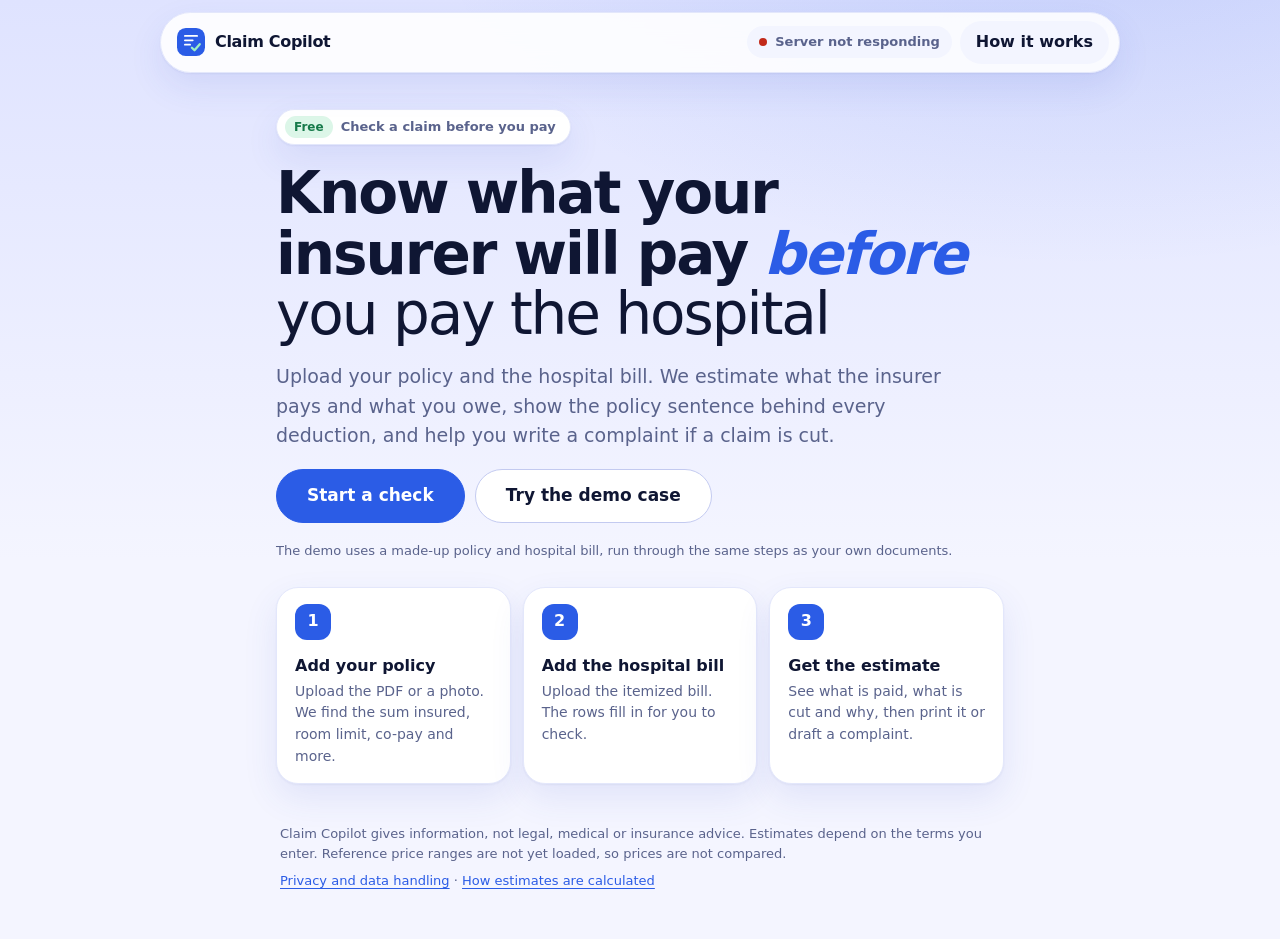
<file: frontend/index.html>
<!doctype html>
<html lang="en">
<head>
<meta charset="utf-8">
<meta name="viewport" content="width=device-width, initial-scale=1">
<title>Claim Copilot: check a health insurance claim before you pay</title>
<meta name="description" content="Estimate what your health insurer will pay, see exactly why, and draft a complaint if a claim is cut.">
<meta name="referrer" content="no-referrer">
<link rel="icon" href="icon.svg" type="image/svg+xml">
<link rel="stylesheet" href="styles.css">
</head>
<body>
<a class="skip" href="#main">Skip to the content</a>

<header class="appbar">
  <div class="appbar-in">
    <a class="brand" href="#start" aria-label="Claim Copilot home">
      <svg class="mark" viewBox="0 0 32 32" aria-hidden="true"><rect width="32" height="32" rx="10" fill="currentColor"/><path d="M9 9h14M9 14h9M9 19h6" stroke="#fff" stroke-width="2" stroke-linecap="round" fill="none"/><path d="M17 22.5l3 3 6-7" stroke="#9ef0c4" stroke-width="2.6" stroke-linecap="round" stroke-linejoin="round" fill="none"/></svg>
      <span>Claim Copilot</span>
    </a>
    <div class="appbar-r">
      <p id="api-status" class="pill" data-state="checking" role="status"><span class="dot" aria-hidden="true"></span><span id="api-status-text">Connecting to the server</span></p>
      <button class="link" id="open-method" type="button">How it works</button>
    </div>
  </div>
</header>

<nav class="stepper" id="stepper" aria-label="Progress" hidden>
  <ol>
    <li><button type="button" data-go="policy"><span class="n">1</span><span class="t">Policy</span></button></li>
    <li><button type="button" data-go="bill"><span class="n">2</span><span class="t">Bill</span></button></li>
    <li><button type="button" data-go="details"><span class="n">3</span><span class="t">Details</span></button></li>
    <li><button type="button" data-go="result"><span class="n">4</span><span class="t">Estimate</span></button></li>
  </ol>
</nav>

<main id="main" class="main" tabindex="-1">

  <!-- START -->
  <section class="screen" id="s-start" data-screen="start" aria-labelledby="h-start">
    <span class="eyebrow"><i>Free</i> Check a claim before you pay</span>
    <h1 id="h-start"><b>Know what your insurer will pay</b> <em>before</em> you pay the hospital</h1>
    <p class="lead">Upload your policy and the hospital bill. We estimate what the insurer pays and what you owe, show the policy sentence behind every deduction, and help you write a complaint if a claim is cut.</p>
    <div class="cta-row">
      <button class="btn accent big" type="button" data-go="policy">Start a check</button>
      <button class="btn quiet big" type="button" id="demo">Try the demo case</button>
    </div>
    <p class="note" id="demo-hint">The demo uses a made-up policy and hospital bill, run through the same steps as your own documents.</p>
    <ol class="how">
      <li><span class="n">1</span><div><strong>Add your policy</strong><span>Upload the PDF or a photo. We find the sum insured, room limit, co-pay and more.</span></div></li>
      <li><span class="n">2</span><div><strong>Add the hospital bill</strong><span>Upload the itemized bill. The rows fill in for you to check.</span></div></li>
      <li><span class="n">3</span><div><strong>Get the estimate</strong><span>See what is paid, what is cut and why, then print it or draft a complaint.</span></div></li>
    </ol>
  </section>

  <!-- POLICY -->
  <section class="screen" id="s-policy" data-screen="policy" hidden aria-labelledby="h-policy">
    <header class="screen-h"><p class="step-l">Step 1 of 4</p><h2 id="h-policy">Your policy</h2><p class="sub">Upload the policy wording. We read the terms and show where each one came from.</p></header>

    <div class="drop" id="drop-policy">
      <svg viewBox="0 0 24 24" aria-hidden="true"><path d="M12 16V5m0 0l-4 4m4-4l4 4M5 19h14" fill="none" stroke="currentColor" stroke-width="2" stroke-linecap="round" stroke-linejoin="round"/></svg>
      <div><strong>Drop the policy document here</strong><span>PDF, photo, screenshot or .txt. Scanned pages are read automatically.</span></div>
      <button class="btn accent" id="pick-policy" type="button">Choose files</button>
      <input type="file" id="policy-file" accept=".pdf,application/pdf,image/*,.txt,text/plain" multiple hidden>
    </div>
    <p class="note" id="policy-up-status" role="status"></p>

    <details class="reader" id="reader">
      <summary>Paste the policy text instead</summary>
      <div class="reader-body">
        <label for="policy-text">Policy text</label>
        <textarea id="policy-text" rows="6" maxlength="60000" placeholder="Paste text copied from your policy document"></textarea>
        <div class="row"><button id="read-policy" class="btn" type="button">Read terms</button><span id="read-status" class="status" role="status"></span></div>
      </div>
    </details>

    <section class="panel" aria-labelledby="h-terms">
      <h3 id="h-terms">Terms we will use <span class="opt">check them against your policy</span></h3>
      <div class="grid">
        <div class="field"><label for="f-si">Sum insured <span class="req">required</span></label>
          <div class="affix"><span>Rs</span><input id="f-si" inputmode="decimal" autocomplete="off" aria-describedby="e-si"></div>
          <p class="err" id="e-si" hidden></p></div>
        <div class="field"><label for="f-cap">Room rent cap per day</label>
          <div class="affix"><span>Rs</span><input id="f-cap" inputmode="decimal" autocomplete="off" placeholder="No cap" aria-describedby="e-cap"></div>
          <p class="err" id="e-cap" hidden></p></div>
        <div class="field"><label for="f-pct">Room rent cap, % of sum insured</label>
          <div class="affix"><input id="f-pct" inputmode="decimal" autocomplete="off" placeholder="No cap" aria-describedby="e-pct"><span class="after">%</span></div>
          <p class="err" id="e-pct" hidden></p></div>
        <div class="field"><label for="f-copay">Co-pay</label>
          <div class="affix"><input id="f-copay" inputmode="decimal" autocomplete="off" placeholder="0" aria-describedby="e-copay"><span class="after">%</span></div>
          <p class="err" id="e-copay" hidden></p></div>
        <div class="field"><label for="f-ded">Deductible</label>
          <div class="affix"><span>Rs</span><input id="f-ded" inputmode="decimal" autocomplete="off" placeholder="0" aria-describedby="e-ded"></div>
          <p class="err" id="e-ded" hidden></p></div>
      </div>
      <div id="terms" class="terms" hidden>
        <h4>Other terms found</h4>
        <ul id="terms-list" class="chips"></ul>
      </div>
      <div id="citations" class="citations" hidden>
        <h4>Where each value came from</h4>
        <ul id="citations-list"></ul>
      </div>
    </section>
  </section>

  <!-- BILL -->
  <section class="screen" id="s-bill" data-screen="bill" hidden aria-labelledby="h-bill">
    <header class="screen-h"><p class="step-l">Step 2 of 4</p><h2 id="h-bill">Hospital bill</h2><p class="sub">Upload the itemized bill. Check each row, and add the number of days for room charges.</p></header>

    <div class="drop" id="drop-bill">
      <svg viewBox="0 0 24 24" aria-hidden="true"><path d="M12 16V5m0 0l-4 4m4-4l4 4M5 19h14" fill="none" stroke="currentColor" stroke-width="2" stroke-linecap="round" stroke-linejoin="round"/></svg>
      <div><strong>Drop the hospital bill here</strong><span>PDF, photo or screenshot of the itemized bill.</span></div>
      <button class="btn accent" id="pick-bill" type="button">Choose files</button>
      <input type="file" id="bill-file" accept=".pdf,application/pdf,image/*,.txt,text/plain" multiple hidden>
    </div>
    <p class="note" id="bill-up-status" role="status"></p>

    <section class="panel">
      <div class="table-wrap">
        <table class="bill" id="bill">
          <thead><tr><th scope="col">Item</th><th scope="col">Type</th><th scope="col" class="r">Days</th><th scope="col" class="r">Amount (Rs)</th><th scope="col"><span class="sr">Remove</span></th></tr></thead>
          <tbody id="lines"></tbody>
          <tfoot><tr><th scope="row" colspan="3">Bill total</th><td class="r total" id="bill-total">Rs 0</td><td></td></tr></tfoot>
        </table>
      </div>
      <p class="err" id="e-bill" hidden></p>
      <div class="row"><button id="add-line" class="btn quiet" type="button">Add a row</button><span class="note">Press Enter in an amount to add the next row.</span></div>
    </section>
  </section>

  <!-- DETAILS -->
  <section class="screen" id="s-details" data-screen="details" hidden aria-labelledby="h-claim">
    <header class="screen-h"><p class="step-l">Step 3 of 4</p><h2 id="h-claim">About this claim</h2><p class="sub">Optional. These help check waiting periods and exclusions.</p></header>
    <section class="panel">
      <div class="grid one">
        <div class="field"><label for="f-cond">Condition treated</label><input id="f-cond" autocomplete="off" placeholder="For example, hernia"></div>
        <div class="field"><label for="f-age">Days since your policy started</label><input id="f-age" inputmode="numeric" autocomplete="off" placeholder="For waiting periods" aria-describedby="e-age"><p class="err" id="e-age" hidden></p></div>
        <div class="field"><label for="f-proc">Procedure name</label><input id="f-proc" autocomplete="off" placeholder="For price comparison"></div>
      </div>
    </section>
  </section>

  <!-- RESULT -->
  <section class="screen wide" id="s-result" data-screen="result" hidden aria-labelledby="h-est">
    <header class="screen-h"><p class="step-l">Step 4 of 4</p><h2 id="h-est">Your estimate</h2><p class="sub"><span id="demo-note" hidden>Demo case: the documents are made up. </span><span id="est-state" class="est-state" role="status"></span></p></header>

    <div id="est-empty" class="empty">
      <p class="empty-t">We need a little more first</p>
      <p id="empty-why">Add the sum insured and at least one bill row to see the estimate.</p>
      <div class="row"><button class="btn accent" type="button" data-go="policy">Go to the policy</button><button class="btn quiet" type="button" data-go="bill">Go to the bill</button></div>
    </div>
    <div id="est-error" class="est-error" hidden role="alert"><p id="est-error-text"></p><button id="est-retry" class="btn quiet" type="button">Try again</button></div>

    <div id="est-body" hidden>
      <div class="print-only print-head"><strong>Claim Copilot estimate</strong><span id="print-date"></span></div>
      <section class="kpis" aria-label="Summary" id="kpis">
        <div class="kpi is-bill"><div class="kpi-top"><span class="kpi-l">Hospital bill</span></div><div class="kpi-v" id="k-bill">Rs 0</div></div>
        <div class="kpi is-pay"><div class="kpi-top"><span class="kpi-l">Insurer pays about</span><span class="chipx" id="k-pay-pct"></span></div><div class="kpi-v" id="k-pay">Not yet</div></div>
        <div class="kpi is-you"><div class="kpi-top"><span class="kpi-l">You pay about</span><span class="chipx" id="k-you-pct"></span></div><div class="kpi-v" id="k-you">Not yet</div></div>
      </section>
      <div class="split" aria-hidden="true"><span id="bar-pay"></span><span id="bar-you"></span></div>
      <p class="legend"><span class="a"><i></i>Insurer</span><span class="b"><i></i>You</span></p>

      <div class="result-grid">
        <section class="panel">
          <h3>How we got there</h3>
          <div class="receipt" id="receipt"></div>
          <details class="used" id="used"><summary>Terms used for this estimate</summary><dl id="used-list"></dl></details>
        </section>
        <div class="side">
          <section class="panel" id="findings" hidden>
            <h3>Worth asking the hospital</h3>
            <ul id="findings-list"></ul>
          </section>
          <section class="panel">
            <h3>Next steps</h3>
            <p class="fine">An estimate from the terms you entered, not a decision by your insurer. The insurer's own assessment is final.</p>
            <div class="est-actions">
              <button class="btn accent" id="open-letter" type="button">Draft a complaint</button>
              <button class="btn quiet" id="print" type="button">Print or save as PDF</button>
              <button class="btn quiet" type="button" data-go="bill">Edit the bill</button>
              <button class="btn text" id="reset" type="button">Start a new check</button>
            </div>
          </section>
        </div>
      </div>
    </div>
  </section>
</main>

<div class="stepnav" id="stepnav" hidden>
  <div class="stepnav-in">
    <button class="btn quiet" id="nav-back" type="button">Back</button>
    <span class="hint" id="nav-hint" role="status"></span>
    <button class="btn accent" id="nav-next" type="button">Continue</button>
  </div>
</div>

<footer class="foot">
  <p>Claim Copilot gives information, not legal, medical or insurance advice. Estimates depend on the terms you enter. Reference price ranges are not yet loaded, so prices are not compared.</p>
  <p><button class="link plain" type="button" data-open="privacy">Privacy and data handling</button> · <button class="link plain" type="button" data-open="method">How estimates are calculated</button></p>
</footer>

<dialog id="dlg-letter" aria-labelledby="h-letter">
  <form method="dialog" class="dlg-h"><h2 id="h-letter">Complaint letter</h2><button class="x" aria-label="Close">×</button></form>
  <div class="dlg-b letter-grid">
    <div>
      <p class="sub">Start with the insurer. If they do not resolve it, the next steps are IRDAI's grievance system, then the Insurance Ombudsman. Confirm current time limits before you send.</p>
      <div class="field"><label for="g-level">Send to</label>
        <select id="g-level">
          <option value="insurer_grievance_officer">Insurer's grievance officer</option>
          <option value="irdai">IRDAI grievance system</option>
          <option value="ombudsman">Insurance Ombudsman</option>
        </select></div>
      <div class="field"><label for="g-name">Your name</label><input id="g-name" autocomplete="name"></div>
      <div class="field"><label for="g-insurer">Insurer</label><input id="g-insurer" autocomplete="off"></div>
      <div class="field"><label for="g-policy">Policy number</label><input id="g-policy" autocomplete="off"></div>
      <div class="field"><label for="g-claim">Claim number</label><input id="g-claim" autocomplete="off"></div>
      <div class="field"><label for="g-amt">Amount in dispute (Rs)</label><input id="g-amt" inputmode="decimal" autocomplete="off"></div>
      <div class="field"><label for="g-reason">Reason the insurer gave</label><textarea id="g-reason" rows="3" placeholder="Copy it from the insurer's rejection or deduction letter"></textarea></div>
      <p class="note">These details stay in your browser and are sent only to build the letter text.</p>
    </div>
    <div>
      <label for="letter-out">Letter (you can edit it)</label>
      <textarea id="letter-out" class="letter" rows="22"></textarea>
      <div class="row">
        <button class="btn" id="g-copy" type="button">Copy</button>
        <button class="btn quiet" id="g-download" type="button">Download .txt</button>
        <button class="btn quiet" id="g-regen" type="button">Rebuild from the form</button>
        <span id="g-status" class="status" role="status"></span>
      </div>
    </div>
  </div>
</dialog>

<dialog id="dlg-method" aria-labelledby="h-method">
  <form method="dialog" class="dlg-h"><h2 id="h-method">How estimates are calculated</h2><button class="x" aria-label="Close">×</button></form>
  <div class="dlg-b prose">
    <p>The estimate comes from fixed rules, not from an AI model. An AI model is used only to read policy text you paste in, and only values it can back with your own words are kept.</p>
    <ol>
      <li><strong>Exclusions and waiting periods.</strong> If the condition is excluded, or the waiting period has not passed, nothing is payable.</li>
      <li><strong>Non-payable items</strong> you marked are removed.</li>
      <li><strong>Room rent cap.</strong> If the daily room rent is above the cap, the room is limited to the cap and related charges (doctor fees, surgery, OT, nursing, tests, procedures) are reduced in the same proportion.</li>
      <li><strong>Sub-limits</strong> cap individual categories.</li>
      <li><strong>Co-pay</strong> is taken off what remains.</li>
      <li><strong>Deductible</strong> is taken off next.</li>
      <li><strong>Sum insured</strong> is the final ceiling.</li>
    </ol>
    <p>Policies differ. Some apply co-pay before sub-limits, or scale different charges under a room rent cap. If your policy says otherwise, the estimate can be off, which is why every deduction shows the clause it relied on.</p>
  </div>
</dialog>

<dialog id="dlg-privacy" aria-labelledby="h-privacy">
  <form method="dialog" class="dlg-h"><h2 id="h-privacy">Privacy and data handling</h2><button class="x" aria-label="Close">×</button></form>
  <div class="dlg-b prose">
    <ul>
      <li><strong>Estimates and bills.</strong> The numbers you enter are sent to our server to run the calculation. The server does not save them or write them to logs.</li>
      <li><strong>Policy text.</strong> If you use "Read terms", the text is sent to our server and on to an AI provider (Groq) to find the terms. Groq's own terms govern what it does with the text. Leave names, policy numbers and ID numbers out of what you paste.</li>
      <li><strong>Uploaded documents.</strong> The text inside a PDF is read in your browser. For photos and scanned pages, the page image is sent to our server and on to Groq to read the words. For a bill, the text is then sent the same way to find the line items. Nothing is saved on our side. Do not upload documents that belong to someone who has not agreed.</li>
      <li><strong>Your browser.</strong> Nothing is kept after you close or reload the page.</li>
      <li><strong>Other people.</strong> Only enter details about another person, such as a family member, if you have their permission.</li>
    </ul>
    <p>This is an early version. The legal review of how health and financial documents may be handled is still open.</p>
  </div>
</dialog>

<script src="config.js"></script>
<script src="app.js"></script>
</body>
</html>
</file>
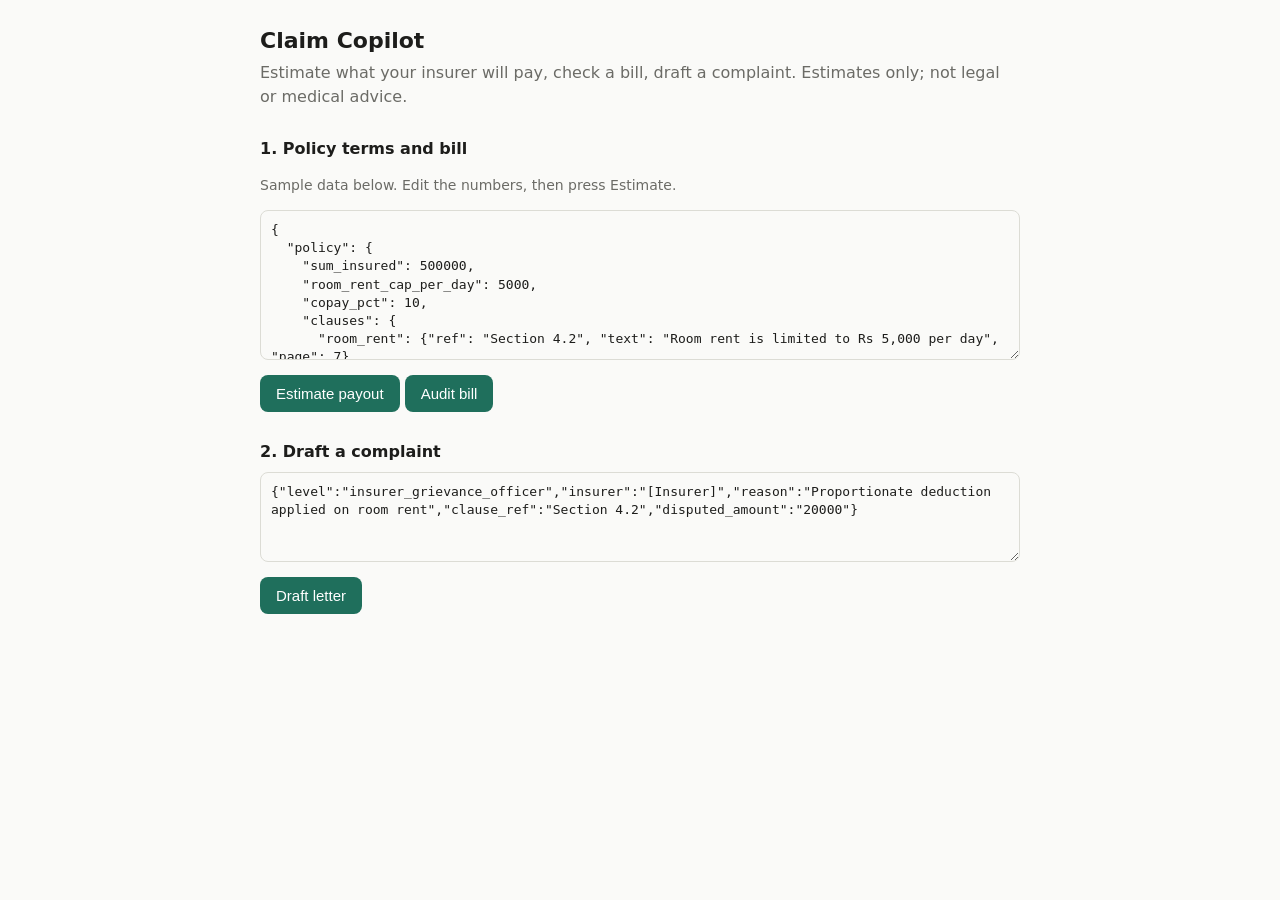
<file: app/static/index.html>
<!doctype html>
<html lang="en">
<head>
<meta charset="utf-8">
<meta name="viewport" content="width=device-width, initial-scale=1">
<title>Claim Copilot</title>
<style>
  :root { --bg:#fafaf8; --fg:#1d1d1b; --muted:#6b6b66; --line:#dcdcd5; --accent:#1f6f5c; --warn:#a15c00; }
  @media (prefers-color-scheme: dark) { :root { --bg:#161615; --fg:#ececE8; --muted:#9a9a93; --line:#33332f; --accent:#4fb59b; --warn:#e0a040; } }
  body { margin:0; background:var(--bg); color:var(--fg); font:16px/1.5 system-ui, sans-serif; }
  main { max-width:760px; margin:0 auto; padding:24px 16px 64px; }
  h1 { font-size:22px; margin:0 0 4px; } p.sub { color:var(--muted); margin:0 0 24px; }
  h2 { font-size:16px; margin:28px 0 8px; }
  textarea { width:100%; box-sizing:border-box; min-height:150px; font:13px/1.4 ui-monospace, monospace;
             background:transparent; color:var(--fg); border:1px solid var(--line); border-radius:8px; padding:10px; }
  button { background:var(--accent); color:#fff; border:0; border-radius:8px; padding:10px 16px; font-size:15px; margin-top:8px; cursor:pointer; }
  .out { border:1px solid var(--line); border-radius:8px; padding:12px 14px; margin-top:12px; white-space:pre-wrap; }
  .big { font-size:20px; font-weight:600; } .warn { color:var(--warn); }
  .note { color:var(--muted); font-size:14px; }
</style>
</head>
<body>
<main>
  <h1>Claim Copilot</h1>
  <p class="sub">Estimate what your insurer will pay, check a bill, draft a complaint. Estimates only; not legal or medical advice.</p>

  <h2>1. Policy terms and bill</h2>
  <p class="note">Sample data below. Edit the numbers, then press Estimate.</p>
  <textarea id="input">{
  "policy": {
    "sum_insured": 500000,
    "room_rent_cap_per_day": 5000,
    "copay_pct": 10,
    "clauses": {
      "room_rent": {"ref": "Section 4.2", "text": "Room rent is limited to Rs 5,000 per day", "page": 7},
      "copay": {"ref": "Section 6.1", "text": "Insured bears 10% of every admissible claim", "page": 9}
    }
  },
  "claim": {
    "lines": [
      {"description": "Room", "category": "room", "amount": 24000, "days": 3},
      {"description": "Doctor fees", "category": "doctor_fees", "amount": 20000},
      {"description": "Surgery", "category": "surgery", "amount": 50000},
      {"description": "Pharmacy", "category": "pharmacy", "amount": 10000},
      {"description": "Gloves", "category": "other", "amount": 800},
      {"description": "Gloves", "category": "other", "amount": 800}
    ]
  }
}</textarea>
  <button id="est">Estimate payout</button>
  <button id="aud">Audit bill</button>
  <div id="result"></div>

  <h2>2. Draft a complaint</h2>
  <textarea id="g" style="min-height:90px">{"level":"insurer_grievance_officer","insurer":"[Insurer]","reason":"Proportionate deduction applied on room rent","clause_ref":"Section 4.2","disputed_amount":"20000"}</textarea>
  <button id="gen">Draft letter</button>
  <div id="letter"></div>
</main>
<script>
const el = id => document.getElementById(id);
async function call(path, body) {
  const r = await fetch(path, {method:'POST', headers:{'Content-Type':'application/json'}, body: JSON.stringify(body)});
  return {ok: r.ok, data: await r.json()};
}
function show(node, text, cls) { const d = document.createElement('div'); d.className = 'out ' + (cls||''); d.textContent = text; node.replaceChildren(d); }
el('est').onclick = async () => {
  try {
    const {ok, data} = await call('/api/estimate', JSON.parse(el('input').value));
    if (!ok) return show(el('result'), data.error, 'warn');
    let t = `Billed Rs ${data.total_billed}\nInsurer pays about Rs ${data.payable}\nYou pay about Rs ${data.patient_pays}\n\nHow we got there:\n`;
    for (const s of data.steps) t += `- ${s.explanation} (Rs ${s.effect})` + (s.clause ? `\n    Policy: ${s.clause.ref}${s.clause.page ? ', page ' + s.clause.page : ''}: "${s.clause.text}"` : '') + '\n';
    for (const w of data.warnings) t += `\nNote: ${w}`;
    show(el('result'), t);
  } catch (e) { show(el('result'), 'Check the JSON: ' + e.message, 'warn'); }
};
el('aud').onclick = async () => {
  try {
    const {ok, data} = await call('/api/audit', JSON.parse(el('input').value));
    if (!ok) return show(el('result'), data.error, 'warn');
    show(el('result'), data.findings.length ? data.findings.map(f => '- ' + f.detail).join('\n') : 'Nothing flagged.');
  } catch (e) { show(el('result'), 'Check the JSON: ' + e.message, 'warn'); }
};
el('gen').onclick = async () => {
  try {
    const {ok, data} = await call('/api/grievance', JSON.parse(el('g').value));
    show(el('letter'), ok ? data.letter : data.error, ok ? '' : 'warn');
  } catch (e) { show(el('letter'), 'Check the JSON: ' + e.message, 'warn'); }
};
</script>
</body>
</html>
</file>
<file: frontend/styles.css>
/* Claim Copilot: guided, mobile-first. One screen per step. Periwinkle canvas, white cards, cobalt accent. */
:root {
  color-scheme: light dark;
  --bg: #dfe3ff; --bg2: #f4f5ff; --surface: #ffffff; --raised: #f3f5ff; --ink: #0f1633; --muted: #5a638c;
  --line: #e3e7fb; --line-strong: #c3caf0; --accent: #2b5ce6; --accent-ink: #ffffff; --accent-soft: #e6ecff;
  --pay: #167a4a; --pay-bg: #dcf6e8; --cut: #a85a00; --cut-bg: #fff0dc; --err: #c22a1a; --focus: #2b5ce6;
  --btn: #0f1633; --btn-ink: #ffffff; --glow: rgba(43, 92, 230, .14);
  --shadow: 0 1px 2px rgba(34, 52, 140, .06), 0 14px 34px rgba(60, 80, 200, .10);
  --r: 22px; --font: "Plus Jakarta Sans", "Inter", system-ui, -apple-system, "Segoe UI", Roboto, "Noto Sans", sans-serif;
}
@media (prefers-color-scheme: dark) {
  :root { --bg: #0b1030; --bg2: #141a4a; --surface: #161d44; --raised: #1d2656; --ink: #eef0ff; --muted: #a4abd6;
    --line: #2a3470; --line-strong: #3d4a90; --accent: #7b9bff; --accent-ink: #0b1030; --accent-soft: #232f6b;
    --pay: #5ee0a0; --pay-bg: #123d33; --cut: #ffb86b; --cut-bg: #3f2c12; --err: #ff9a8a; --focus: #9db4ff;
    --btn: #eef0ff; --btn-ink: #0b1030; --glow: rgba(123, 155, 255, .2); --shadow: 0 1px 2px rgba(0,0,0,.4), 0 16px 36px rgba(0,0,0,.35); }
}
* { box-sizing: border-box; }
html { scroll-behavior: smooth; }
body { margin: 0; min-height: 100vh; color: var(--ink); font: 16px/1.55 var(--font); -webkit-font-smoothing: antialiased;
  background: radial-gradient(1100px 600px at 85% -10%, var(--glow), transparent 60%), linear-gradient(180deg, var(--bg) 0, var(--bg2) 560px) fixed, var(--bg2); }
h1, h2, h3, h4, p { margin: 0; }
button, input, select, textarea { font: inherit; color: inherit; }
:focus-visible { outline: 3px solid var(--focus); outline-offset: 2px; border-radius: 6px; }
[hidden] { display: none !important; }
.sr { position: absolute; width: 1px; height: 1px; overflow: hidden; clip: rect(0 0 0 0); white-space: nowrap; }
.skip { position: absolute; left: 8px; top: -60px; background: var(--btn); color: var(--btn-ink); padding: 8px 14px; border-radius: 999px; z-index: 60; }
.skip:focus { top: 8px; }
.print-only { display: none; }

/* app bar */
.appbar { position: sticky; top: 0; z-index: 30; padding: 12px 16px 0; }
.appbar-in { max-width: 960px; margin: 0 auto; display: flex; align-items: center; justify-content: space-between; gap: 10px; padding: 8px 10px 8px 16px;
  background: color-mix(in srgb, var(--surface) 88%, transparent); backdrop-filter: blur(14px); -webkit-backdrop-filter: blur(14px);
  border: 1px solid var(--line); border-radius: 999px; box-shadow: var(--shadow); }
.brand { display: flex; align-items: center; gap: 10px; font-weight: 800; letter-spacing: -.02em; color: var(--ink); text-decoration: none; }
.mark { width: 28px; height: 28px; color: var(--accent); }
.appbar-r { display: flex; align-items: center; gap: 8px; }
.pill { display: inline-flex; align-items: center; gap: 8px; font-size: 13px; font-weight: 600; color: var(--muted); padding: 6px 12px; background: var(--raised); border-radius: 999px; }
.dot { width: 8px; height: 8px; border-radius: 50%; background: var(--line-strong); flex: none; }
.pill[data-state="ready"] .dot { background: var(--pay); }
.pill[data-state="checking"] .dot { background: var(--cut); }
.pill[data-state="down"] .dot { background: var(--err); }
.link { background: var(--raised); border: 0; border-radius: 999px; padding: 9px 16px; min-height: 40px; font-weight: 600; color: var(--ink); cursor: pointer; }
.link:hover { background: var(--line); }
.link.plain { background: none; padding: 0; min-height: 0; color: var(--accent); text-decoration: underline; text-underline-offset: 3px; font-weight: 500; }
@media (max-width: 640px) { .appbar { padding: 8px 10px 0; } .appbar-in { padding: 6px 6px 6px 14px; } .pill span:last-child { display: none; } .pill { padding: 8px; } .link { padding: 8px 12px; font-size: 14px; } }

/* stepper */
.stepper { max-width: 960px; margin: 14px auto 0; padding: 0 16px; }
.stepper ol { list-style: none; margin: 0; padding: 6px; display: grid; grid-template-columns: repeat(4, 1fr); gap: 4px; background: var(--surface); border: 1px solid var(--line); border-radius: 999px; box-shadow: var(--shadow); }
.stepper button { width: 100%; display: flex; align-items: center; justify-content: center; gap: 8px; border: 0; background: transparent; border-radius: 999px; padding: 8px 6px; min-height: 44px; cursor: pointer; color: var(--muted); font-weight: 600; font-size: 14px; }
.stepper .n { width: 24px; height: 24px; border-radius: 50%; display: grid; place-items: center; font-size: 12px; font-weight: 800; background: var(--raised); color: var(--muted); flex: none; }
.stepper button[aria-current="step"] { background: var(--accent-soft); color: var(--accent); }
.stepper button[aria-current="step"] .n { background: var(--accent); color: var(--accent-ink); }
.stepper button.done .n { background: var(--pay-bg); color: var(--pay); }
.stepper button:disabled { cursor: default; opacity: .6; }
@media (max-width: 520px) { .stepper { padding: 0 10px; } .stepper button { flex-direction: column; gap: 2px; font-size: 12px; padding: 6px 2px; min-height: 52px; } .stepper ol { border-radius: 22px; } }

/* layout */
.main { max-width: 760px; margin: 0 auto; padding: 22px 16px 40px; outline: 0; }
body:has(.stepnav:not([hidden])) .main { padding-bottom: 112px; }
.main:has(.screen.wide:not([hidden])) { max-width: 1040px; }
.screen { display: grid; gap: 16px; animation: rise .28s ease both; }
@keyframes rise { from { opacity: 0; transform: translateY(8px); } to { opacity: 1; transform: none; } }
@media (prefers-reduced-motion: reduce) { .screen { animation: none; } html { scroll-behavior: auto; } }
.screen-h { display: grid; gap: 4px; }
.step-l { font-size: 13px; font-weight: 700; color: var(--accent); text-transform: uppercase; letter-spacing: .06em; }
.screen-h h2 { font-size: clamp(26px, 5vw, 36px); line-height: 1.12; letter-spacing: -.03em; }
.sub { color: var(--muted); }

/* start */
.eyebrow { justify-self: start; display: inline-flex; align-items: center; gap: 8px; background: var(--surface); border: 1px solid var(--line); border-radius: 999px; padding: 6px 14px 6px 8px; font-size: 13px; font-weight: 600; color: var(--muted); box-shadow: var(--shadow); }
.eyebrow i { background: var(--pay-bg); color: var(--pay); border-radius: 999px; padding: 2px 9px; font-style: normal; font-size: 12px; font-weight: 700; }
#s-start { padding-top: 14px; gap: 18px; }
#s-start h1 { font-size: clamp(34px, 7vw, 58px); line-height: 1.04; letter-spacing: -.035em; font-weight: 400; max-width: 15em; }
#s-start h1 b { font-weight: 800; } #s-start h1 em { font-style: italic; font-weight: 700; color: var(--accent); }
.lead { color: var(--muted); font-size: clamp(16px, 2.2vw, 19px); max-width: 56ch; }
.cta-row { display: flex; gap: 10px; flex-wrap: wrap; }
.how { list-style: none; margin: 8px 0 0; padding: 0; display: grid; gap: 12px; }
.how li { display: flex; gap: 14px; align-items: flex-start; background: var(--surface); border: 1px solid var(--line); border-radius: var(--r); padding: 16px 18px; box-shadow: var(--shadow); }
.how .n { flex: none; width: 36px; height: 36px; border-radius: 12px; background: var(--accent); color: var(--accent-ink); display: grid; place-items: center; font-weight: 800; }
.how div { display: grid; gap: 2px; } .how span:not(.n) { color: var(--muted); font-size: 14px; }
@media (min-width: 760px) { .how { grid-template-columns: repeat(3, 1fr); } .how li { flex-direction: column; } }

/* panels, fields */
.panel { background: var(--surface); border: 1px solid var(--line); border-radius: var(--r); padding: 22px; box-shadow: var(--shadow); }
@media (max-width: 640px) { .panel { padding: 16px; border-radius: 20px; } }
.panel h3 { font-size: 17px; letter-spacing: -.01em; margin-bottom: 14px; }
.panel h4 { font-size: 14px; margin: 18px 0 8px; }
.opt { font-size: 12px; font-weight: 600; color: var(--muted); background: var(--raised); border-radius: 999px; padding: 2px 10px; margin-left: 8px; vertical-align: middle; }
.grid { display: grid; grid-template-columns: repeat(auto-fit, minmax(230px, 1fr)); gap: 14px 16px; }
.grid.one { grid-template-columns: 1fr; }
label { display: block; font-size: 14px; font-weight: 600; margin: 0 0 6px; }
.req { font-weight: 500; color: var(--muted); font-size: 12px; margin-left: 4px; }
input, select, textarea { width: 100%; background: var(--raised); border: 1.5px solid transparent; border-radius: 14px; padding: 10px 14px; min-height: 46px; transition: border-color .15s, background .15s, box-shadow .15s; }
textarea { resize: vertical; line-height: 1.45; }
input::placeholder, textarea::placeholder { color: var(--muted); opacity: .7; }
input:hover, select:hover, textarea:hover { border-color: var(--line-strong); }
input:focus, select:focus, textarea:focus { outline: 0; border-color: var(--accent); background: var(--surface); box-shadow: 0 0 0 4px var(--glow); }
input[aria-invalid="true"] { border-color: var(--err); }
.affix { display: flex; background: var(--raised); border: 1.5px solid transparent; border-radius: 14px; transition: border-color .15s, background .15s, box-shadow .15s; }
.affix:hover { border-color: var(--line-strong); }
.affix:focus-within { border-color: var(--accent); background: var(--surface); box-shadow: 0 0 0 4px var(--glow); }
.affix input, .affix input:focus, .affix input:hover { border: 0; background: transparent; box-shadow: none; min-width: 0; }
.affix span { display: grid; place-items: center; padding: 0 4px 0 14px; color: var(--muted); font-size: 14px; font-weight: 700; }
.affix .after { padding: 0 14px 0 0; }
.err { color: var(--err); font-size: 13px; margin-top: 4px; }
.note { color: var(--muted); font-size: 13px; }
.status { color: var(--muted); font-size: 14px; } .status.bad, .note.bad { color: var(--err); }
.row { display: flex; gap: 12px; align-items: center; flex-wrap: wrap; margin-top: 14px; }

/* buttons */
.btn { background: var(--btn); color: var(--btn-ink); border: 1.5px solid var(--btn); border-radius: 999px; padding: 0 22px; min-height: 46px; font-weight: 700; cursor: pointer; text-decoration: none; display: inline-flex; align-items: center; justify-content: center; transition: transform .15s, box-shadow .15s, background .15s; }
.btn.big { min-height: 54px; padding: 0 30px; font-size: 17px; }
.btn.accent { background: var(--accent); border-color: var(--accent); color: var(--accent-ink); }
.btn.quiet { background: var(--surface); color: var(--ink); border-color: var(--line-strong); }
.btn.text { background: transparent; border-color: transparent; color: var(--muted); text-decoration: underline; text-underline-offset: 3px; }
.btn:hover:not(:disabled) { transform: translateY(-1px); box-shadow: 0 8px 20px var(--glow); }
.btn.quiet:hover:not(:disabled) { background: var(--raised); }
.btn:disabled { opacity: .5; cursor: not-allowed; transform: none; box-shadow: none; }
.btn[aria-disabled="true"] { opacity: .55; }

/* uploads */
.drop { display: flex; align-items: center; gap: 14px; flex-wrap: wrap; border: 2px dashed var(--line-strong); border-radius: var(--r); background: var(--surface); padding: 20px; transition: border-color .15s, background .15s, box-shadow .15s; }
.drop svg { width: 30px; height: 30px; color: var(--accent); flex: none; }
.drop div { flex: 1 1 220px; min-width: 0; display: grid; gap: 2px; }
.drop span { color: var(--muted); font-size: 13px; }
.drop.over { border-color: var(--accent); background: var(--accent-soft); box-shadow: 0 0 0 4px var(--glow); }
.drop.busy { opacity: .7; }
@media (max-width: 640px) { .drop { padding: 16px; } .drop .btn { width: 100%; } }
.reader { background: var(--surface); border: 1px solid var(--line); border-radius: 18px; }
.reader summary { padding: 14px 18px; cursor: pointer; font-weight: 600; color: var(--muted); }
.reader[open] summary { color: var(--ink); }
.reader-body { padding: 0 18px 18px; }

/* chips, citations */
.chips { list-style: none; margin: 0; padding: 0; display: flex; flex-wrap: wrap; gap: 8px; }
.chip { display: inline-flex; align-items: center; gap: 6px; background: var(--raised); border-radius: 999px; padding: 4px 6px 4px 12px; font-size: 14px; font-weight: 600; }
.chip button { background: none; border: 0; cursor: pointer; color: var(--muted); font-size: 18px; line-height: 1; padding: 2px 8px; min-height: 28px; }
.citations ul { list-style: none; margin: 0; padding: 0; display: grid; gap: 8px; }
.citations li { border-left: 3px solid var(--accent); background: var(--raised); border-radius: 0 12px 12px 0; padding: 8px 12px; font-size: 14px; }
.citations .q { color: var(--muted); }
.citations .skip-note { border-left-color: var(--cut); color: var(--cut); }

/* bill table */
.table-wrap { overflow-x: auto; }
.bill { width: 100%; border-collapse: collapse; font-variant-numeric: tabular-nums; }
.bill th { text-align: left; font-size: 11px; text-transform: uppercase; letter-spacing: .05em; color: var(--muted); font-weight: 700; padding: 0 8px 8px 0; }
.bill td { padding: 4px 8px 4px 0; vertical-align: top; }
.bill .r { text-align: right; } .bill td input[inputmode] { text-align: right; }
.bill tbody td:nth-child(1) { width: 38%; } .bill tbody td:nth-child(2) { width: 22%; } .bill tbody td:nth-child(3) { width: 12%; } .bill tbody td:nth-child(4) { width: 20%; }
.bill td input:disabled { opacity: .45; }
.bill tfoot th, .bill tfoot td { border-top: 1.5px solid var(--line); padding-top: 12px; font-size: 15px; }
.bill .total { font-weight: 800; font-size: 18px; }
.rm { background: var(--raised); border: 0; border-radius: 14px; width: 46px; height: 46px; font-size: 20px; color: var(--muted); cursor: pointer; }
.rm:hover { color: var(--err); }
@media (max-width: 640px) {
  .bill thead { position: absolute; clip: rect(0 0 0 0); width: 1px; height: 1px; overflow: hidden; }
  .bill tbody tr { display: grid; grid-template-columns: 1fr 1fr 46px; gap: 8px; padding: 12px 0; border-bottom: 1px solid var(--line); }
  .bill tbody td { display: block; width: auto !important; padding: 0; }
  .bill tbody td:nth-child(1), .bill tbody td:nth-child(2) { grid-column: 1 / 4; }
  .bill td::before { content: attr(data-label); display: block; font-size: 12px; color: var(--muted); margin-bottom: 2px; }
  .bill td:nth-child(5)::before { content: ""; }
  .bill tfoot tr { display: flex; justify-content: space-between; align-items: baseline; gap: 12px; border-top: 1.5px solid var(--line); padding-top: 12px; }
  .bill tfoot th, .bill tfoot td { display: block; width: auto; padding: 0; border: 0; }
  .bill tfoot td:last-child { display: none; } .bill .total { white-space: nowrap; }
}

/* result */
.empty { background: var(--surface); border: 1.5px dashed var(--line-strong); border-radius: var(--r); padding: 24px; color: var(--muted); }
.empty-t { color: var(--ink); font-weight: 700; font-size: 18px; margin-bottom: 4px; }
.est-error { border: 1.5px solid var(--err); border-radius: 18px; padding: 16px; display: grid; gap: 10px; color: var(--err); background: var(--surface); }
.est-error .btn { color: var(--ink); justify-self: start; }
.est-state { color: var(--muted); }
.kpis { display: grid; grid-template-columns: repeat(3, minmax(0, 1fr)); gap: 14px; }
.kpi { background: var(--surface); border: 1px solid var(--line); border-radius: 20px; padding: 16px 18px 18px; box-shadow: var(--shadow); min-width: 0; }
.kpi-top { display: flex; justify-content: space-between; align-items: center; gap: 8px; min-height: 26px; }
.kpi-l { font-size: 13px; font-weight: 600; color: var(--muted); }
.kpi-v { font-size: clamp(22px, 3.6vw, 34px); font-weight: 800; letter-spacing: -.03em; font-variant-numeric: tabular-nums; margin-top: 8px; line-height: 1.1; overflow-wrap: anywhere; }
.kpi.is-pay .kpi-v { color: var(--pay); }
.chipx { display: none; background: var(--pay-bg); color: var(--pay); font-size: 12px; font-weight: 700; border-radius: 8px; padding: 2px 8px; }
.kpi.live .chipx { display: inline-block; } .kpi.is-you .chipx { background: var(--cut-bg); color: var(--cut); }
@media (max-width: 640px) { .kpis { grid-template-columns: 1fr 1fr; gap: 10px; } .kpi.is-bill { grid-column: 1 / 3; } .kpi { padding: 14px; } }
.split { display: flex; height: 14px; border-radius: 999px; overflow: hidden; background: var(--line); margin-top: 16px; }
.split #bar-pay { background: var(--accent); } .split #bar-you { background: var(--btn); opacity: .8; }
.legend { display: flex; gap: 16px; font-size: 12px; font-weight: 600; color: var(--muted); margin: 8px 0 0; }
.legend i { display: inline-block; width: 9px; height: 9px; border-radius: 3px; margin-right: 6px; } .legend .a i { background: var(--accent); } .legend .b i { background: var(--btn); opacity: .8; }
.result-grid { display: grid; gap: 16px; margin-top: 16px; }
@media (min-width: 900px) { .result-grid { grid-template-columns: minmax(0, 1.25fr) minmax(0, 1fr); align-items: start; } }
.side { display: grid; gap: 16px; }
.receipt { background: var(--raised); border-radius: 18px; padding: 6px 0; font-variant-numeric: tabular-nums; }
.r-row { display: flex; justify-content: space-between; gap: 16px; padding: 10px 16px; }
.r-row .amt { white-space: nowrap; font-weight: 700; }
.r-cut { color: var(--cut); border-top: 1px dashed var(--line-strong); font-size: 14px; }
.r-cite { margin: -4px 16px 10px; padding-left: 10px; border-left: 2px solid var(--cut); color: var(--muted); font-size: 13px; }
.r-sum { border-top: 1.5px solid var(--line-strong); font-size: 18px; font-weight: 700; }
.r-sum.pay { background: var(--pay-bg); margin: 8px 8px 0; border: 0; border-radius: 14px; } .r-sum.pay .amt { color: var(--pay); font-size: 22px; }
.r-sum.you { border-top: 0; }
.r-warn { margin: 4px 16px 10px; font-size: 13px; color: var(--cut); }
#findings-list { margin: 0; padding-left: 18px; display: grid; gap: 8px; font-size: 14px; }
.used { margin-top: 14px; font-size: 14px; } .used summary { cursor: pointer; color: var(--muted); }
.used dl { display: grid; grid-template-columns: auto 1fr; gap: 4px 14px; margin: 10px 0 0; } .used dt { color: var(--muted); } .used dd { margin: 0; text-align: right; font-variant-numeric: tabular-nums; }
.fine { color: var(--muted); font-size: 13px; }
.est-actions { display: flex; flex-wrap: wrap; gap: 10px; margin-top: 14px; }

/* step bar */
.stepnav { position: fixed; left: 0; right: 0; bottom: 0; z-index: 25; padding: 10px 14px calc(10px + env(safe-area-inset-bottom)); pointer-events: none; }
.stepnav-in { pointer-events: auto; max-width: 760px; margin: 0 auto; display: flex; align-items: center; gap: 10px; padding: 8px; background: color-mix(in srgb, var(--surface) 92%, transparent); backdrop-filter: blur(14px); -webkit-backdrop-filter: blur(14px); border: 1px solid var(--line); border-radius: 999px; box-shadow: 0 12px 32px rgba(40, 60, 180, .22); }
.stepnav .hint { flex: 1; min-width: 0; font-size: 13px; color: var(--muted); text-align: center; line-height: 1.3; }
.stepnav .hint.bad { color: var(--err); }
@media (max-width: 480px) { .stepnav .btn { padding: 0 18px; } .stepnav .hint { font-size: 12px; } }

.foot { max-width: 760px; margin: 0 auto; padding: 0 20px 48px; color: var(--muted); font-size: 13px; display: grid; gap: 6px; }

/* dialogs */
dialog { width: min(920px, calc(100vw - 24px)); max-height: calc(100vh - 24px); border: 1px solid var(--line); border-radius: 26px; background: var(--surface); color: var(--ink); padding: 0; box-shadow: 0 24px 64px rgba(0,0,0,.35); }
dialog::backdrop { background: rgba(8, 14, 40, .55); }
#dlg-method, #dlg-privacy { width: min(620px, calc(100vw - 24px)); }
.dlg-h { display: flex; justify-content: space-between; align-items: center; padding: 14px 20px; border-bottom: 1px solid var(--line); position: sticky; top: 0; background: var(--surface); border-radius: 26px 26px 0 0; }
.dlg-h h2 { font-size: 18px; }
.x { background: var(--raised); border: 0; border-radius: 50%; font-size: 24px; line-height: 1; cursor: pointer; width: 44px; height: 44px; color: var(--muted); }
.dlg-b { padding: 18px 20px 22px; }
.letter-grid { display: grid; gap: 20px; grid-template-columns: 1fr; }
@media (min-width: 800px) { .letter-grid { grid-template-columns: 320px 1fr; } }
.letter-grid .field { margin-top: 12px; }
.letter { font: 14px/1.55 ui-monospace, "SF Mono", Menlo, Consolas, monospace; }
.prose { font-size: 15px; } .prose p, .prose ol, .prose ul { margin: 0 0 12px; } .prose li { margin: 6px 0; }

/* print: only the estimate */
@media print {
  body { background: #fff; color: #000; }
  .appbar, .stepper, .stepnav, .foot, .est-actions, .skip, .est-state, #est-empty, #est-error, dialog, .legend, .split, #s-start, #s-policy, #s-bill, #s-details, .panel:not(:has(.receipt)), .side { display: none !important; }
  .main { max-width: none; padding: 0; } .result-grid { display: block; }
  .print-only { display: flex; justify-content: space-between; margin-bottom: 12px; }
  .panel { border: 0; box-shadow: 0; padding: 0; } .kpi { box-shadow: none; border-color: #000; }
  .used dl { display: grid; } .used > summary { display: none; } details.used:not([open]) dl { display: grid; }
  .receipt { background: #fff; border: 1px solid #000; } .r-cut, .r-sum.pay .amt, .kpi.is-pay .kpi-v { color: #000; } .r-sum.pay { background: #fff; }
}
</file>
